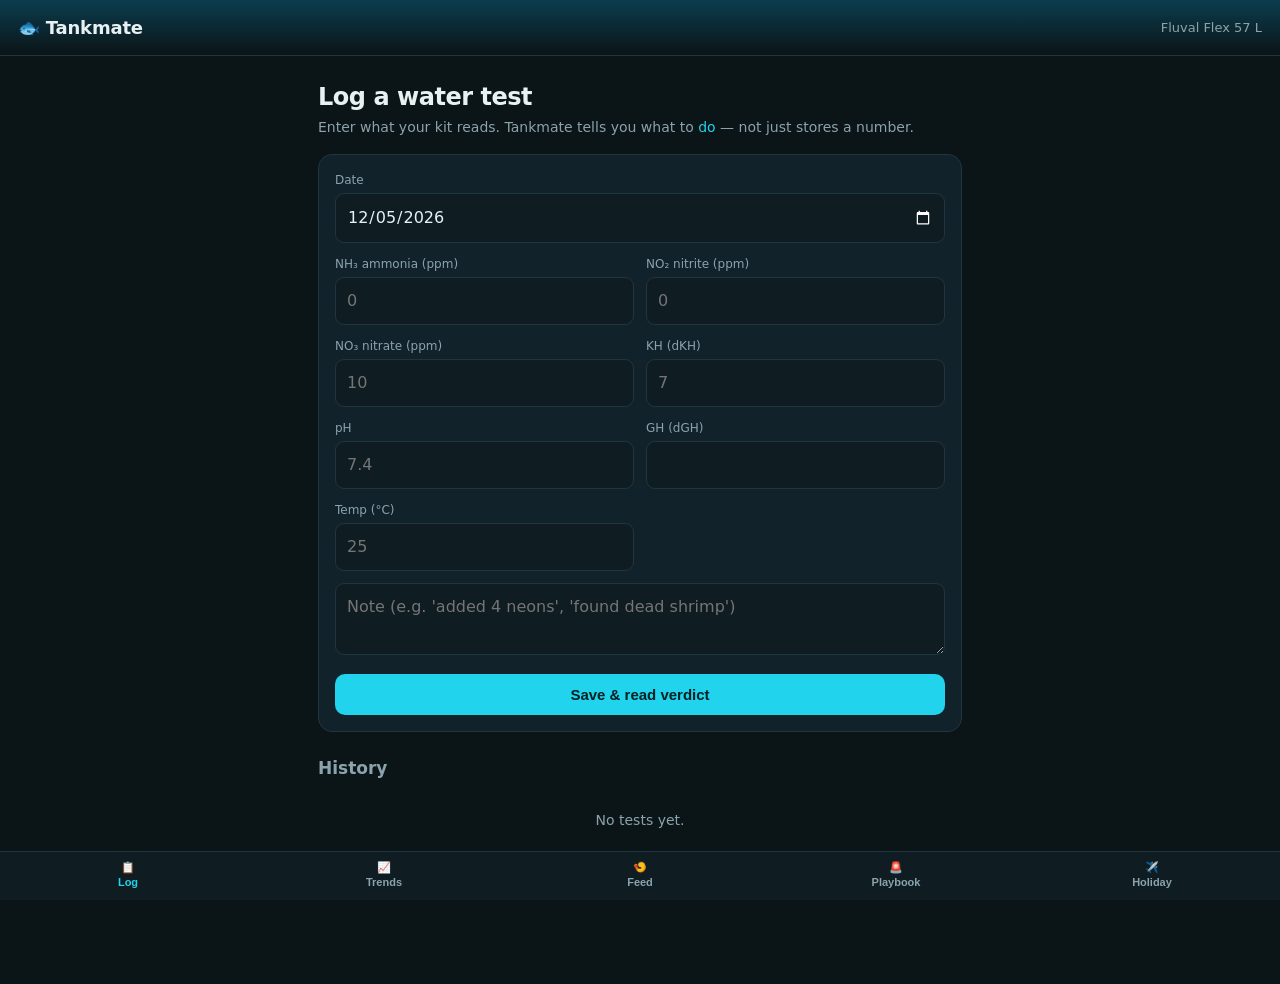
<file: index.html>
<!doctype html>
<html lang="en">
<head>
<meta charset="utf-8">
<meta name="viewport" content="width=device-width, initial-scale=1, viewport-fit=cover">
<meta name="theme-color" content="#0b3d4f">
<title>Tankmate — your aquarium co-pilot</title>
<meta name="description" content="Free local-first aquarium app: log water tests and get a plain verdict and action for ammonia, nitrite, nitrate, KH and pH, plus trends, feeding rotation, an incident playbook and a holiday handover sheet. Works offline; your data stays on your device.">
<meta name="color-scheme" content="dark">
<meta property="og:type" content="website">
<meta property="og:title" content="Tankmate — your aquarium co-pilot">
<meta property="og:description" content="Log a water test, get a verdict and what to do next. Offline, private, no account.">
<meta name="twitter:card" content="summary">
<link rel="icon" href="icon.svg" type="image/svg+xml">
<link rel="manifest" href="manifest.webmanifest">
<link rel="stylesheet" href="styles.css">
</head>
<body>
<header>
  <div class="brand">🐟 <b>Tankmate</b></div>
  <div class="tankname" id="tankname">Fluval Flex 57 L</div>
</header>

<noscript><p style="padding:16px">Tankmate needs JavaScript to run. Nothing is sent anywhere: your tests stay on this device.</p></noscript>

<main>
  <!-- LOG TAB -->
  <section id="tab-log" class="tab active">
    <h1>Log a water test</h1>
    <p class="sub">Enter what your kit reads. Tankmate tells you what to <em>do</em> — not just stores a number.</p>
    <form id="testform" class="card">
      <div class="row"><label for="f-date">Date</label><input type="date" id="f-date"></div>
      <div class="grid2">
        <div><label for="f-nh3">NH₃ ammonia (ppm)</label><input type="number" step="0.01" id="f-nh3" inputmode="decimal" autocomplete="off" placeholder="0"></div>
        <div><label for="f-no2">NO₂ nitrite (ppm)</label><input type="number" step="0.01" id="f-no2" inputmode="decimal" autocomplete="off" placeholder="0"></div>
        <div><label for="f-no3">NO₃ nitrate (ppm)</label><input type="number" step="1" id="f-no3" inputmode="numeric" autocomplete="off" placeholder="10"></div>
        <div><label for="f-kh">KH (dKH)</label><input type="number" step="1" id="f-kh" inputmode="numeric" autocomplete="off" placeholder="7"></div>
        <div><label for="f-ph">pH</label><input type="number" step="0.1" id="f-ph" inputmode="decimal" autocomplete="off" placeholder="7.4"></div>
        <div><label for="f-gh">GH (dGH)</label><input type="number" step="1" id="f-gh" inputmode="numeric" autocomplete="off" placeholder=""></div>
        <div><label for="f-temp">Temp (°C)</label><input type="number" step="0.1" id="f-temp" inputmode="decimal" autocomplete="off" placeholder="25"></div>
      </div>
      <textarea id="f-note" aria-label="Note" placeholder="Note (e.g. 'added 4 neons', 'found dead shrimp')"></textarea>
      <button type="submit">Save & read verdict</button>
    </form>
    <div id="verdicts" aria-live="polite"></div>
    <h2>History</h2>
    <div id="history" class="history"></div>
  </section>

  <!-- TRENDS TAB -->
  <section id="tab-trends" class="tab">
    <h1>Trends</h1>
    <p class="sub">The rate of change matters more than any single reading.</p>
    <div id="trend-cards"></div>
    <div class="card"><canvas id="chart" height="180" role="img" aria-label="Chart of nitrate and KH over time"></canvas><div class="legend" id="legend"></div></div>
  </section>

  <!-- FEEDING TAB -->
  <section id="tab-feed" class="tab">
    <h1>Feeding</h1>
    <div id="feed-today" class="card hero"></div>
    <h2>Daily schedule</h2>
    <div class="card">
      <p><b>Morning</b> — Tetra Micro Granules, one 3-finger pinch (gone in 60 s). If food hits the bottom, it was too much.</p>
      <p><b>After lights-out</b> — ONE item from the rotation below. <em>If in doubt, feed less.</em></p>
    </div>
    <h2>Sinking rotation</h2>
    <div id="rotation"></div>
  </section>

  <!-- PLAYBOOK TAB -->
  <section id="tab-playbook" class="tab">
    <h1>Incident playbook</h1>
    <p class="sub">Almost every freshwater emergency has the same first move: a partial water change.</p>
    <div id="playbook"></div>
  </section>

  <!-- HOLIDAY TAB -->
  <section id="tab-holiday" class="tab">
    <h1>Holiday handover</h1>
    <p class="sub">A friend-proof sheet for when you're away. No app does this — that's the point.</p>
    <div class="card">
      <div class="row"><label for="h-days">Days away</label><input type="number" id="h-days" value="7" min="1"></div>
      <div class="row"><label for="h-friend">Friend's name</label><input type="text" id="h-friend" placeholder="(optional)"></div>
      <button id="h-gen">Generate handover sheet</button>
    </div>
    <div id="handover"></div>
  </section>
  <footer style="text-align:center;color:var(--mut);font-size:13px;padding:18px 0 4px">
    Made by Marc · <a class="coffee-btn lemonsqueezy-button" href="https://marcriera.lemonsqueezy.com/checkout/buy/5fbc35a0-bd77-470f-8e9b-e184199a3f4f" target="_blank" rel="noopener noreferrer" style="display:none">☕ Buy me a coffee<span class="sr-only"> (opens in a new tab)</span></a>
  </footer>
</main>

<div id="tabannounce" class="sr-only" role="status"></div>
<nav class="tabbar" aria-label="Sections">
  <button data-tab="log" class="active" aria-current="page"><span aria-hidden="true">📋</span><span>Log</span></button>
  <button data-tab="trends"><span aria-hidden="true">📈</span><span>Trends</span></button>
  <button data-tab="feed"><span aria-hidden="true">🍤</span><span>Feed</span></button>
  <button data-tab="playbook"><span aria-hidden="true">🚨</span><span>Playbook</span></button>
  <button data-tab="holiday"><span aria-hidden="true">✈️</span><span>Holiday</span></button>
</nav>

<div id="installnudge" class="nudge" role="note" hidden>
  <span id="nudge-text"></span>
  <button id="nudge-install" type="button" hidden>Install Tankmate</button>
  <button id="nudge-close" type="button" aria-label="Dismiss">✕</button>
</div>

<script src="tanks.js"></script>
<script src="nudge.js"></script>
<script src="app.js"></script>
<script>
  // Reveal the coffee button only once a real checkout URL is configured.
  document.querySelectorAll('.coffee-btn').forEach(function (b) {
    if (b.href.indexOf('LEMONSQUEEZY_STORE') === -1) b.style.display = '';
  });
</script>
</body>
</html>
</file>
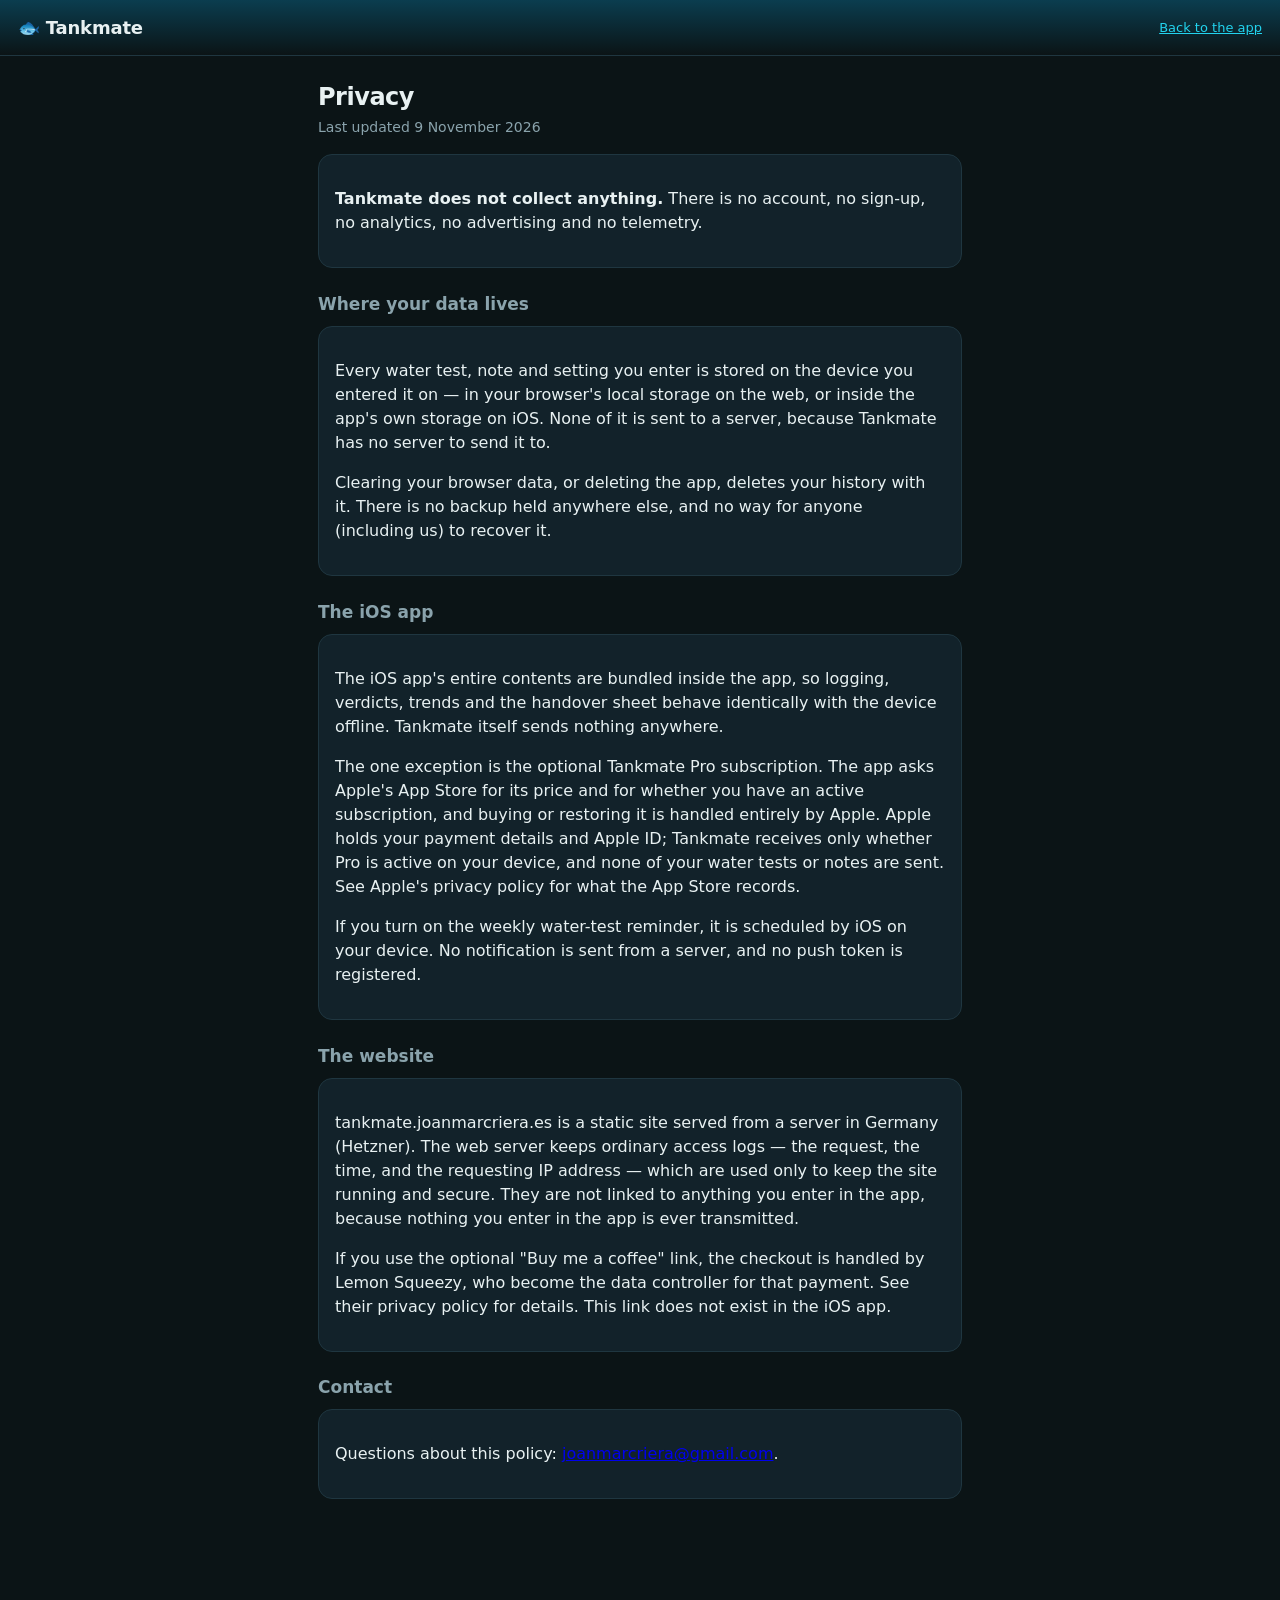
<file: privacy/index.html>
<!doctype html>
<html lang="en">
<head>
<meta charset="utf-8">
<meta name="viewport" content="width=device-width, initial-scale=1, viewport-fit=cover">
<meta name="theme-color" content="#0b3d4f">
<title>Privacy — Tankmate</title>
<link rel="stylesheet" href="../styles.css">
</head>
<body>
<header>
  <div class="brand">🐟 <b>Tankmate</b></div>
  <div class="tankname"><a href="../" style="color:var(--acc)">Back to the app</a></div>
</header>
<main>
  <h1>Privacy</h1>
  <p class="sub">Last updated 9 November 2026</p>

  <div class="card">
    <p><b>Tankmate does not collect anything.</b> There is no account, no sign-up, no analytics,
    no advertising and no telemetry.</p>
  </div>

  <h2>Where your data lives</h2>
  <div class="card">
    <p>Every water test, note and setting you enter is stored on the device you entered it on —
    in your browser's local storage on the web, or inside the app's own storage on iOS. None of it
    is sent to a server, because Tankmate has no server to send it to.</p>
    <p>Clearing your browser data, or deleting the app, deletes your history with it. There is no
    backup held anywhere else, and no way for anyone (including us) to recover it.</p>
  </div>

  <h2>The iOS app</h2>
  <div class="card">
    <p>The iOS app's entire contents are bundled inside the app, so logging, verdicts, trends and
    the handover sheet behave identically with the device offline. Tankmate itself sends nothing
    anywhere.</p>
    <p>The one exception is the optional Tankmate Pro subscription. The app asks Apple's App Store
    for its price and for whether you have an active subscription, and buying or restoring it is
    handled entirely by Apple. Apple holds your payment details and Apple ID; Tankmate receives
    only whether Pro is active on your device, and none of your water tests or notes are sent.
    See Apple's privacy policy for what the App Store records.</p>
    <p>If you turn on the weekly water-test reminder, it is scheduled by iOS on your device.
    No notification is sent from a server, and no push token is registered.</p>
  </div>

  <h2>The website</h2>
  <div class="card">
    <p>tankmate.joanmarcriera.es is a static site served from a server in Germany (Hetzner). The
    web server keeps ordinary access logs — the request, the time, and the requesting IP address —
    which are used only to keep the site running and secure. They are not linked to anything you
    enter in the app, because nothing you enter in the app is ever transmitted.</p>
    <p>If you use the optional "Buy me a coffee" link, the checkout is handled by Lemon Squeezy,
    who become the data controller for that payment. See their privacy policy for details. This
    link does not exist in the iOS app.</p>
  </div>

  <h2>Contact</h2>
  <div class="card">
    <p>Questions about this policy: <a href="mailto:joanmarcriera@gmail.com">joanmarcriera@gmail.com</a>.</p>
  </div>
</main>
</body>
</html>
</file>
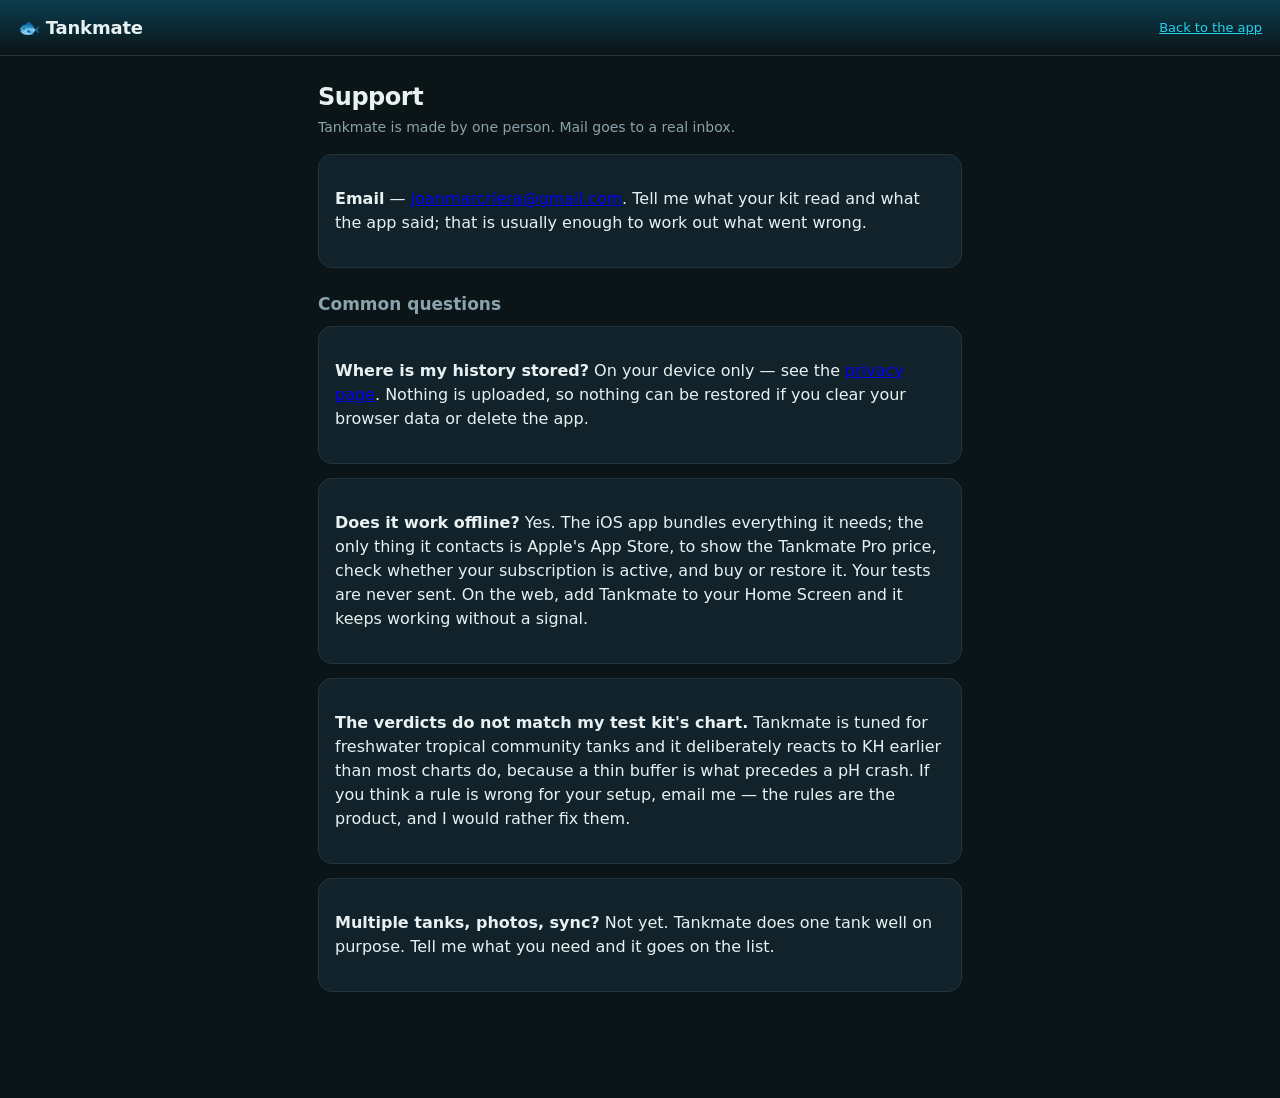
<file: support/index.html>
<!doctype html>
<html lang="en">
<head>
<meta charset="utf-8">
<meta name="viewport" content="width=device-width, initial-scale=1, viewport-fit=cover">
<meta name="theme-color" content="#0b3d4f">
<title>Support — Tankmate</title>
<link rel="stylesheet" href="../styles.css">
</head>
<body>
<header>
  <div class="brand">🐟 <b>Tankmate</b></div>
  <div class="tankname"><a href="../" style="color:var(--acc)">Back to the app</a></div>
</header>
<main>
  <h1>Support</h1>
  <p class="sub">Tankmate is made by one person. Mail goes to a real inbox.</p>

  <div class="card">
    <p><b>Email</b> — <a href="mailto:joanmarcriera@gmail.com">joanmarcriera@gmail.com</a>.
    Tell me what your kit read and what the app said; that is usually enough to work out what
    went wrong.</p>
  </div>

  <h2>Common questions</h2>

  <div class="card">
    <p><b>Where is my history stored?</b> On your device only — see the
    <a href="../privacy/">privacy page</a>. Nothing is uploaded, so nothing can be restored if you
    clear your browser data or delete the app.</p>
  </div>
  <div class="card">
    <p><b>Does it work offline?</b> Yes. The iOS app bundles everything it needs; the only thing it
    contacts is Apple's App Store, to show the Tankmate Pro price, check whether your subscription
    is active, and buy or restore it. Your tests are never sent. On the web, add Tankmate to your Home Screen and it keeps working without a
    signal.</p>
  </div>
  <div class="card">
    <p><b>The verdicts do not match my test kit's chart.</b> Tankmate is tuned for freshwater
    tropical community tanks and it deliberately reacts to KH earlier than most charts do, because
    a thin buffer is what precedes a pH crash. If you think a rule is wrong for your setup, email
    me — the rules are the product, and I would rather fix them.</p>
  </div>
  <div class="card">
    <p><b>Multiple tanks, photos, sync?</b> Not yet. Tankmate does one tank well on purpose. Tell
    me what you need and it goes on the list.</p>
  </div>
</main>
</body>
</html>
</file>
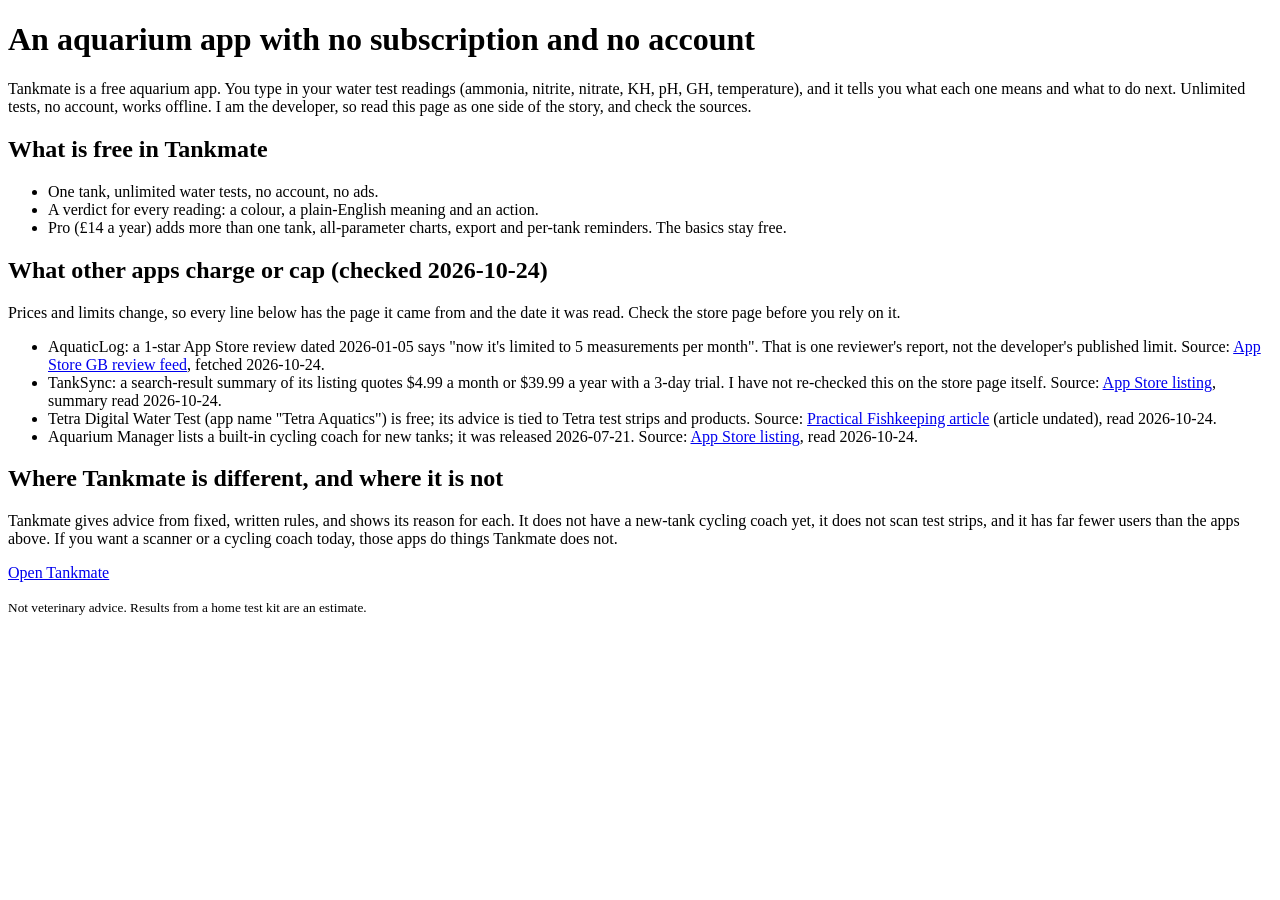
<file: drafts/pages/compare-aquarium-app-no-subscription.html>
<!doctype html>
<!-- DRAFT 2026-10-24 (task 4606). Not published. Publishing is a Marc gate.
     Every rival claim is a list line marked rival-claim and carrying an https source URL and a date.
     Verify with: python3 -I drafts/scripts/check-compare.py -->
<html lang="en-GB"><head><meta charset="utf-8">
<title>Aquarium app with no subscription: what you get free in Tankmate</title>
<meta name="description" content="Tankmate logs unlimited water tests free with no account and tells you what each result means. Here is how that compares with other aquarium apps, with sources and dates.">
<meta name="viewport" content="width=device-width,initial-scale=1"></head>
<body>
<h1>An aquarium app with no subscription and no account</h1>
<p>Tankmate is a free aquarium app. You type in your water test readings (ammonia, nitrite, nitrate, KH, pH, GH, temperature), and it tells you what each one means and what to do next. Unlimited tests, no account, works offline. I am the developer, so read this page as one side of the story, and check the sources.</p>

<h2>What is free in Tankmate</h2>
<ul>
<li>One tank, unlimited water tests, no account, no ads.</li>
<li>A verdict for every reading: a colour, a plain-English meaning and an action.</li>
<li>Pro (£14 a year) adds more than one tank, all-parameter charts, export and per-tank reminders. The basics stay free.</li>
</ul>

<h2>What other apps charge or cap (checked 2026-10-24)</h2>
<p>Prices and limits change, so every line below has the page it came from and the date it was read. Check the store page before you rely on it.</p>
<ul>
<li class="rival-claim">AquaticLog: a 1-star App Store review dated 2026-01-05 says "now it's limited to 5 measurements per month". That is one reviewer's report, not the developer's published limit. Source: <a href="https://itunes.apple.com/gb/rss/customerreviews/page=1/id=583895470/sortby=mostrecent/json">App Store GB review feed</a>, fetched 2026-10-24.</li>
<li class="rival-claim">TankSync: a search-result summary of its listing quotes $4.99 a month or $39.99 a year with a 3-day trial. I have not re-checked this on the store page itself. Source: <a href="https://apps.apple.com/gb/app/id6746080095">App Store listing</a>, summary read 2026-10-24.</li>
<li class="rival-claim">Tetra Digital Water Test (app name "Tetra Aquatics") is free; its advice is tied to Tetra test strips and products. Source: <a href="https://www.practicalfishkeeping.co.uk/fishkeeping-news/tetra-launches-free-water-test-app/">Practical Fishkeeping article</a> (article undated), read 2026-10-24.</li>
<li class="rival-claim">Aquarium Manager lists a built-in cycling coach for new tanks; it was released 2026-07-21. Source: <a href="https://apps.apple.com/gb/app/id6790680603">App Store listing</a>, read 2026-10-24.</li>
</ul>

<h2>Where Tankmate is different, and where it is not</h2>
<p>Tankmate gives advice from fixed, written rules, and shows its reason for each. It does not have a new-tank cycling coach yet, it does not scan test strips, and it has far fewer users than the apps above. If you want a scanner or a cycling coach today, those apps do things Tankmate does not.</p>

<p><a href="https://tankmate.joanmarcriera.es/">Open Tankmate</a></p>
<p><small>Not veterinary advice. Results from a home test kit are an estimate.</small></p>
</body></html>
</file>
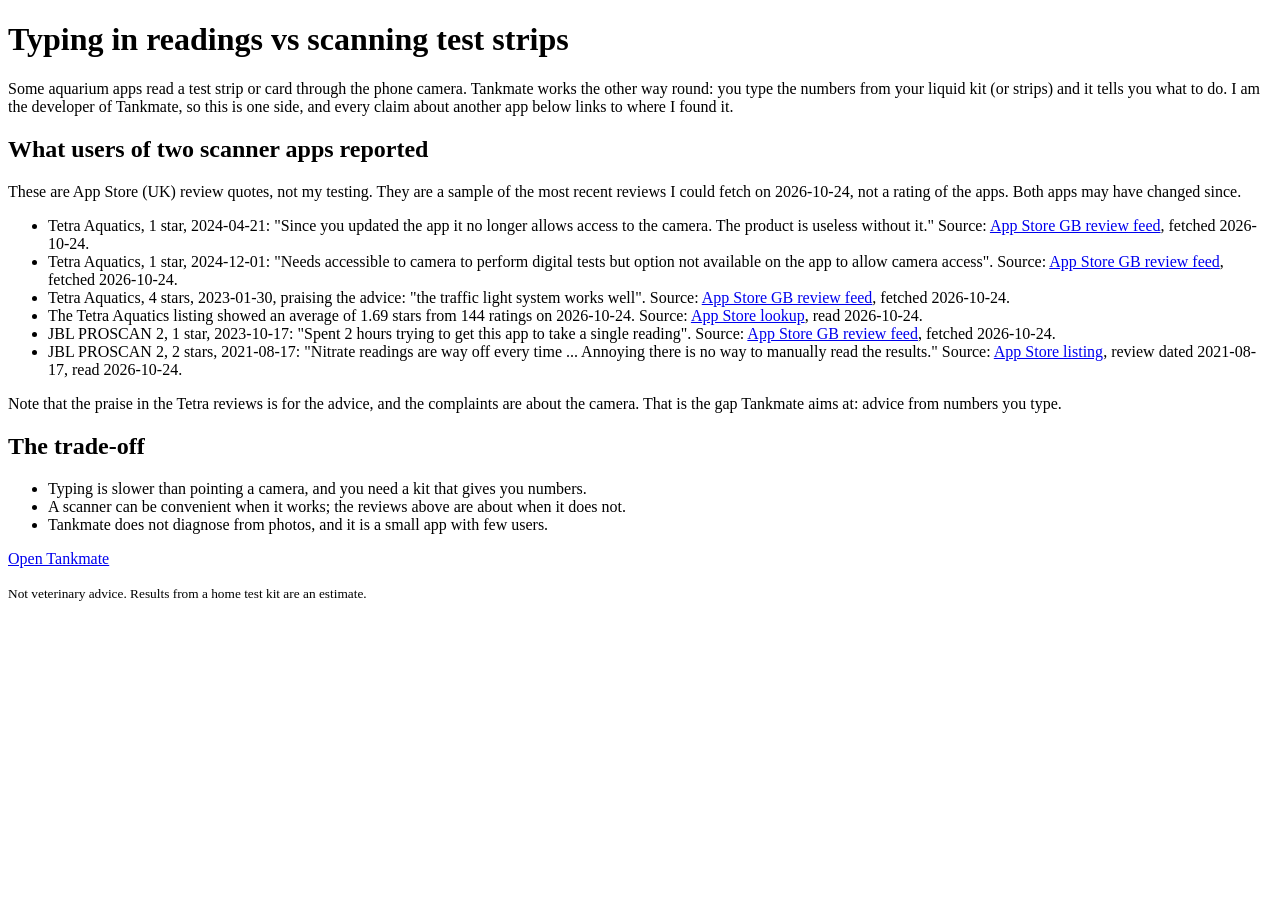
<file: drafts/pages/compare-typed-entry-vs-scanner-apps.html>
<!doctype html>
<!-- DRAFT 2026-10-24 (task 4606). Not published. Publishing is a Marc gate.
     Every rival claim is a list line marked rival-claim and carrying an https source URL and a date.
     Verify with: python3 -I drafts/scripts/check-compare.py -->
<html lang="en-GB"><head><meta charset="utf-8">
<title>Typing in readings vs scanning test strips with your camera</title>
<meta name="description" content="Some aquarium apps read test strips with the phone camera. Tankmate takes numbers you type from a liquid kit. What users of the scanner apps reported, with dates and sources.">
<meta name="viewport" content="width=device-width,initial-scale=1"></head>
<body>
<h1>Typing in readings vs scanning test strips</h1>
<p>Some aquarium apps read a test strip or card through the phone camera. Tankmate works the other way round: you type the numbers from your liquid kit (or strips) and it tells you what to do. I am the developer of Tankmate, so this is one side, and every claim about another app below links to where I found it.</p>

<h2>What users of two scanner apps reported</h2>
<p>These are App Store (UK) review quotes, not my testing. They are a sample of the most recent reviews I could fetch on 2026-10-24, not a rating of the apps. Both apps may have changed since.</p>
<ul>
<li class="rival-claim">Tetra Aquatics, 1 star, 2024-04-21: "Since you updated the app it no longer allows access to the camera. The product is useless without it." Source: <a href="https://itunes.apple.com/gb/rss/customerreviews/page=1/id=976948241/sortby=mostrecent/json">App Store GB review feed</a>, fetched 2026-10-24.</li>
<li class="rival-claim">Tetra Aquatics, 1 star, 2024-12-01: "Needs accessible to camera to perform digital tests but option not available on the app to allow camera access". Source: <a href="https://itunes.apple.com/gb/rss/customerreviews/page=1/id=976948241/sortby=mostrecent/json">App Store GB review feed</a>, fetched 2026-10-24.</li>
<li class="rival-claim">Tetra Aquatics, 4 stars, 2023-01-30, praising the advice: "the traffic light system works well". Source: <a href="https://itunes.apple.com/gb/rss/customerreviews/page=1/id=976948241/sortby=mostrecent/json">App Store GB review feed</a>, fetched 2026-10-24.</li>
<li class="rival-claim">The Tetra Aquatics listing showed an average of 1.69 stars from 144 ratings on 2026-10-24. Source: <a href="https://itunes.apple.com/lookup?id=976948241&amp;country=gb">App Store lookup</a>, read 2026-10-24.</li>
<li class="rival-claim">JBL PROSCAN 2, 1 star, 2023-10-17: "Spent 2 hours trying to get this app to take a single reading". Source: <a href="https://itunes.apple.com/gb/rss/customerreviews/page=1/id=931476590/sortby=mostrecent/json">App Store GB review feed</a>, fetched 2026-10-24.</li>
<li class="rival-claim">JBL PROSCAN 2, 2 stars, 2021-08-17: "Nitrate readings are way off every time ... Annoying there is no way to manually read the results." Source: <a href="https://apps.apple.com/gb/app/id931476590">App Store listing</a>, review dated 2021-08-17, read 2026-10-24.</li>
</ul>
<p>Note that the praise in the Tetra reviews is for the advice, and the complaints are about the camera. That is the gap Tankmate aims at: advice from numbers you type.</p>

<h2>The trade-off</h2>
<ul>
<li>Typing is slower than pointing a camera, and you need a kit that gives you numbers.</li>
<li>A scanner can be convenient when it works; the reviews above are about when it does not.</li>
<li>Tankmate does not diagnose from photos, and it is a small app with few users.</li>
</ul>
<p><a href="https://tankmate.joanmarcriera.es/">Open Tankmate</a></p>
<p><small>Not veterinary advice. Results from a home test kit are an estimate.</small></p>
</body></html>
</file>
<file: styles.css>
:root{
  --bg:#0b1416; --panel:#12222a; --panel2:#0f1c22; --line:#1f3640; --ink:#e8f1f2; --mut:#8aa3ac;
  --good:#34d399; --warn:#fbbf24; --bad:#f87171; --acc:#22d3ee; --acc-d:#0b3d4f;
}
*{box-sizing:border-box} html,body{margin:0}
body{font:16px/1.5 system-ui,-apple-system,Segoe UI,Roboto,sans-serif;background:var(--bg);color:var(--ink);padding-bottom:74px}
/* The top padding picks up the device's safe-area inset so the header clears the
   status bar / Dynamic Island when Tankmate runs full-screen: added to the Home
   Screen on iOS, or inside the native iOS app. env() is 0 in a normal browser
   tab, so this is a no-op on the website. */
header{position:sticky;top:0;z-index:5;display:flex;justify-content:space-between;align-items:center;
  padding:14px 18px;padding-top:calc(14px + env(safe-area-inset-top));
  background:linear-gradient(180deg,var(--acc-d),#0b1416);border-bottom:1px solid var(--line)}
.brand{font-size:18px} .brand b{letter-spacing:-.01em}
.tankname{font-size:13px;color:var(--mut)}
main{max-width:680px;margin:0 auto;padding:18px}
.tab{display:none} .tab.active{display:block;animation:f .2s ease}
@keyframes f{from{opacity:0;transform:translateY(4px)}to{opacity:1}}
h1{font-size:24px;margin:.2em 0 .1em;letter-spacing:-.02em} h2{font-size:17px;margin:1.4em 0 .5em;color:var(--mut)}
.sub{color:var(--mut);margin:0 0 16px;font-size:14px} em{color:var(--acc);font-style:normal}
.card{background:var(--panel);border:1px solid var(--line);border-radius:14px;padding:16px;margin-bottom:14px}
.card.hero{background:linear-gradient(135deg,#123,var(--panel));border-color:var(--acc-d)}
label{display:block;font-size:12px;color:var(--mut);margin:0 0 4px}
input,textarea,select{width:100%;padding:11px;border-radius:9px;border:1px solid var(--line);background:var(--panel2);color:var(--ink);font:inherit}
.row{margin-bottom:12px} .grid2{display:grid;grid-template-columns:1fr 1fr;gap:12px;margin-bottom:12px}
textarea{min-height:54px;margin-bottom:12px;resize:vertical}
button{cursor:pointer;border:none;border-radius:10px;background:var(--acc);color:#022;font-weight:700;padding:12px 16px;font-size:15px;width:100%}
button:hover{filter:brightness(1.08)}
.verdict{border-left:4px solid var(--mut);border-radius:10px;padding:12px 14px;margin:10px 0;background:var(--panel)}
.verdict.good{border-color:var(--good)} .verdict.warn{border-color:var(--warn)} .verdict.bad{border-color:var(--bad)}
.verdict .top{display:flex;justify-content:space-between;align-items:baseline;font-weight:700}
.verdict .v{font-size:13px;padding:2px 8px;border-radius:99px}
.verdict.good .v{background:rgba(52,211,153,.15);color:var(--good)}
.verdict.warn .v{background:rgba(251,191,36,.15);color:var(--warn)}
.verdict.bad .v{background:rgba(248,113,113,.15);color:var(--bad)}
.verdict p{margin:.4em 0 0;font-size:14px;color:var(--ink)}
.verdict .act{margin-top:.5em;font-size:13px;color:var(--mut)}
.history .h{display:flex;justify-content:space-between;padding:10px 0;border-bottom:1px dashed var(--line);font-size:14px}
.history .h .d{color:var(--mut)} .history .h .vals{font-variant-numeric:tabular-nums}
.dot{display:inline-block;width:9px;height:9px;border-radius:99px;margin-left:5px;vertical-align:middle}
.dot.good{background:var(--good)} .dot.warn{background:var(--warn)} .dot.bad{background:var(--bad)}
.trend{display:flex;justify-content:space-between;align-items:center}
.trend .big{font-size:26px;font-weight:800} .trend small{color:var(--mut)}
.pb{border:1px solid var(--line);border-radius:12px;margin-bottom:10px;overflow:hidden}
.pb summary{padding:14px;font-weight:700;cursor:pointer;list-style:none;display:flex;justify-content:space-between}
.pb summary::-webkit-details-marker{display:none}
.pb[open] summary{border-bottom:1px solid var(--line)}
.pb .body{padding:14px} .pb .first{color:var(--bad);font-weight:600} .pb .then{color:var(--mut);font-size:14px;margin-top:6px}
.rot{display:flex;justify-content:space-between;padding:11px 14px;border:1px solid var(--line);border-radius:10px;margin-bottom:8px}
.rot.today{border-color:var(--acc);background:rgba(34,211,238,.07)}
.rot .day{font-weight:700;width:46px} .rot .food{flex:1} .rot .port{color:var(--mut);font-size:13px;text-align:right}
.sheet{background:#fff;color:#111;border-radius:12px;padding:20px;font-size:14px;line-height:1.6}
.sheet h3{margin:.2em 0} .sheet ul{padding-left:18px} .sheet .box{border:1px dashed #999;border-radius:8px;padding:10px;margin:10px 0}
.sheet .print{background:#0b3d4f;color:#fff}
.tabbar{position:fixed;bottom:0;left:0;right:0;display:flex;background:var(--panel2);border-top:1px solid var(--line);padding-bottom:env(safe-area-inset-bottom)}
.tabbar button{flex:1;min-height:48px;background:none;color:var(--mut);font-weight:600;font-size:11px;display:flex;flex-direction:column;align-items:center;gap:2px;padding:9px 0;border-radius:0}
.tabbar button span{font-size:11px} .tabbar button.active{color:var(--acc)}
canvas{width:100%}
.sheet h3:focus:not(:focus-visible){outline:none}
.sheet h3:focus-visible{outline:2px solid #0b3d4f;outline-offset:2px} .legend{display:flex;gap:14px;flex-wrap:wrap;font-size:12px;color:var(--mut);margin-top:8px}
.legend i{display:inline-block;width:10px;height:3px;margin-right:4px;vertical-align:middle}
.legend i.dash{width:14px;height:0;border-top:3px dashed currentColor}
.empty{color:var(--mut);font-size:14px;text-align:center;padding:20px}
/* Native-iOS tank switcher (only rendered when the shell reports itself). */
#tankswitch{background:var(--panel);color:var(--ink);border:1px solid var(--line);border-radius:8px;
  font:inherit;font-size:13px;padding:4px 6px;max-width:42vw}
/* Install nudge: dismissible bar above the tab bar, shown after the first saved test. */
.nudge{position:fixed;left:0;right:0;bottom:calc(58px + env(safe-area-inset-bottom));z-index:5;display:flex;align-items:center;gap:8px;
  max-width:680px;margin:0 auto;padding:10px 12px;background:var(--panel2);border:1px solid var(--acc);border-radius:10px;font-size:13px}
.nudge[hidden]{display:none}
/* Bar (~45px; ~75px when the text wraps on narrow screens) sits above the 58px tab bar: keep content scrollable past it. */
body.has-nudge{padding-bottom:calc(150px + env(safe-area-inset-bottom))}
.nudge span{flex:1} .nudge button{flex:none;width:auto;padding:6px 10px;font-size:13px;min-height:44px;min-width:44px}
.nudge #nudge-close{background:none;color:var(--mut)}

@media (prefers-reduced-motion:reduce){.tab.active{animation:none}}
/* Holiday handover: print only the sheet, on white. */
@media print{
  header,.tabbar,.nudge,footer,h1,.sub,#tab-holiday>*:not(#handover){display:none!important}
  body{background:#fff;color:#000;padding:0} main{padding:0;max-width:none}
}

.sr-only{position:absolute;width:1px;height:1px;margin:-1px;padding:0;overflow:hidden;clip:rect(0,0,0,0);white-space:nowrap;border:0}

/* Keyboard focus: visible on every interactive control (the dark theme hides the default ring). */
a:focus-visible,button:focus-visible,input:focus-visible,textarea:focus-visible,select:focus-visible,summary:focus-visible{outline:2px solid var(--acc);outline-offset:2px}
summary:focus-visible,.tabbar button:focus-visible{outline-offset:-2px} /* parents clip an outside ring */
footer a{color:var(--acc)}

html{scroll-padding-bottom:90px} /* keep a focused control clear of the fixed tab bar */
html:has(body.has-nudge){scroll-padding-bottom:160px}
</file>
